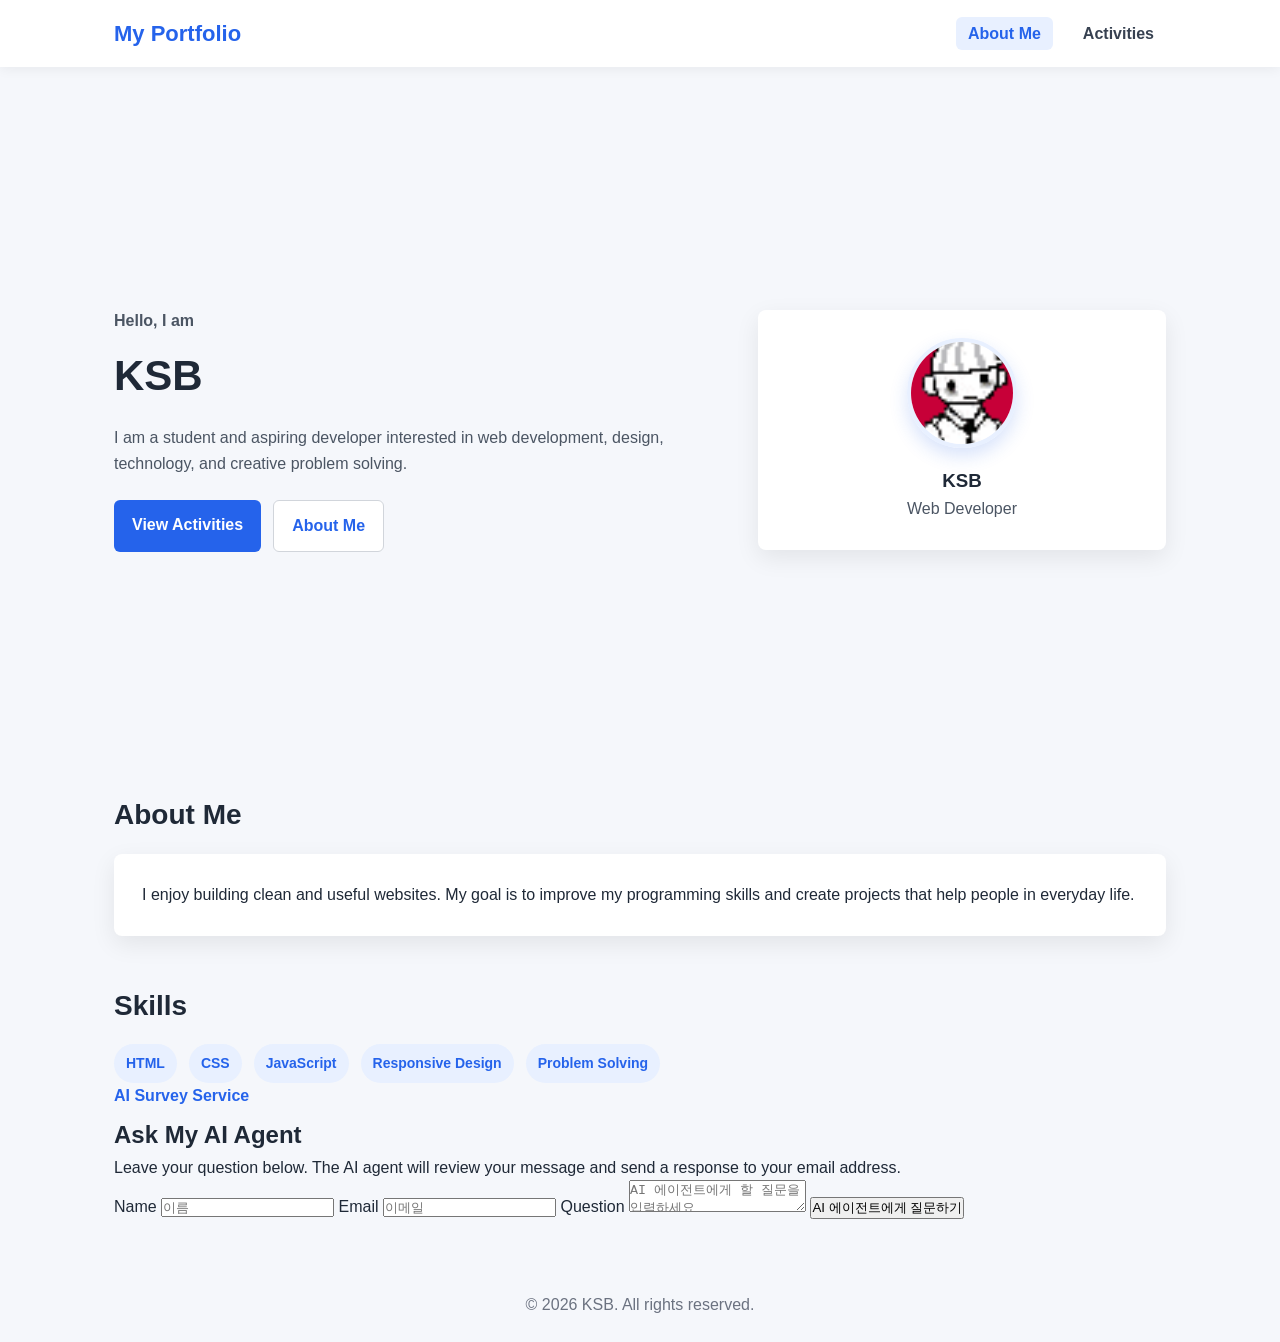
<file: index.html>
<!DOCTYPE html>
<html lang="en">
<head>
  <meta charset="UTF-8" />
  <meta name="viewport" content="width=device-width, initial-scale=1.0" />
  <title>My Portfolio</title>
  <link rel="stylesheet" href="style.css" />
</head>
<body>
  <header class="app-header">
    <nav class="navbar">
      <h1 class="logo">My Portfolio</h1>

      <button class="menu-btn" id="menuBtn" aria-label="Open navigation menu">&#9776;</button>

      <ul class="nav-links" id="navLinks">
        <li><a href="index.html" class="active">About Me</a></li>
        <li><a href="activities.html">Activities</a></li>
      </ul>
    </nav>
  </header>

  <main class="container">
    <section class="hero">
      <div class="hero-text">
        <p class="eyebrow">Hello, I am</p>
        <h2>KSB</h2>
        <p>
          I am a student and aspiring developer interested in web development,
          design, technology, and creative problem solving.
        </p>

        <div class="hero-actions">
          <a href="activities.html" class="btn primary">View Activities</a>
          <a href="#about" class="btn secondary">About Me</a>
        </div>
      </div>

      <div class="profile-card">
        <img class="profile-image" src="elsen.png" alt="Profile photo of Your Name" />
        <h3>KSB</h3>
        <p>Web Developer</p>
      </div>
    </section>

    <section class="section" id="about">
      <h2>About Me</h2>
      <div class="card">
        <p>
          I enjoy building clean and useful websites. My goal is to improve my
          programming skills and create projects that help people in everyday life.
        </p>
      </div>
    </section>

    <section class="section">
      <h2>Skills</h2>
      <div class="skills">
        <span>HTML</span>
        <span>CSS</span>
        <span>JavaScript</span>
        <span>Responsive Design</span>
        <span>Problem Solving</span>
      </div>
    </section>

        <section class="ai-service-section" id="ai-survey">
      <div class="ai-service-copy">
        <p class="eyebrow">AI Survey Service</p>
        <h2>Ask My AI Agent</h2>
        <p>
          Leave your question below. The AI agent will review your message and
          send a response to your email address.
        </p>
      </div>

      <form class="contact-form" id="contactForm">
        <label for="visitorName">Name</label>
        <input type="text" id="visitorName" placeholder="&#51060;&#47492;" required>

        <label for="visitorEmail">Email</label>
        <input type="email" id="visitorEmail" placeholder="&#51060;&#47700;&#51068;" required>

        <label for="visitorMessage">Question</label>
        <textarea id="visitorMessage" placeholder="AI &#50640;&#51060;&#51204;&#53944;&#50640;&#44172; &#54624; &#51656;&#47928;&#51012; &#51077;&#47141;&#54616;&#49464;&#50836;" required></textarea>

        <button type="submit">AI &#50640;&#51060;&#51204;&#53944;&#50640;&#44172; &#51656;&#47928;&#54616;&#44592;</button>
        <div id="responseMessage" class="response-message" aria-live="polite"></div>
      </form>
    </section>
  </main>

  <footer>
    <p>&copy; 2026 KSB. All rights reserved.</p>
  </footer>

  <script src="script.js"></script>
</body>
</html>
</file>
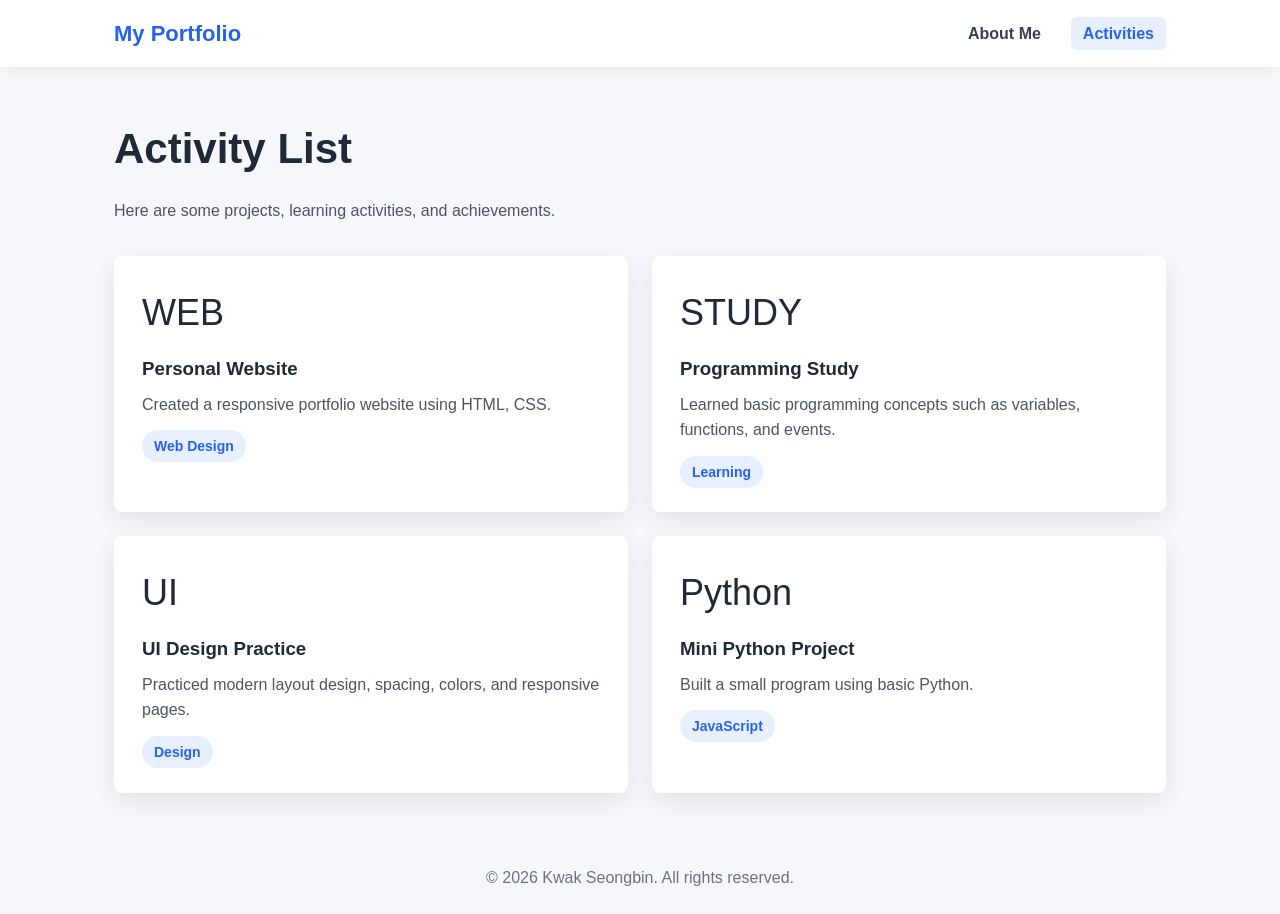
<file: activities.html>
<!DOCTYPE html>
<html lang="en">
<head>
  <meta charset="UTF-8" />
  <meta name="viewport" content="width=device-width, initial-scale=1.0" />
  <title>Activities | My Portfolio</title>
  <link rel="stylesheet" href="style.css" />
</head>
<body>
  <header class="app-header">
    <nav class="navbar">
      <h1 class="logo">My Portfolio</h1>

      <button class="menu-btn" id="menuBtn" aria-label="Open navigation menu">&#9776;</button>

      <ul class="nav-links" id="navLinks">
        <li><a href="index.html">About Me</a></li>
        <li><a href="activities.html" class="active">Activities</a></li>
      </ul>
    </nav>
  </header>

  <main class="container">
    <section class="page-title">
      <h2>Activity List</h2>
      <p>Here are some projects, learning activities, and achievements.</p>
    </section>

    <section class="activity-grid">
      <article class="activity-card">
        <div class="activity-icon">WEB</div>
        <h3>Personal Website</h3>
        <p>
          Created a responsive portfolio website using HTML, CSS.
        </p>
        <span class="tag">Web Design</span>
      </article>

      <article class="activity-card">
        <div class="activity-icon">STUDY</div>
        <h3>Programming Study</h3>
        <p>
          Learned basic programming concepts such as variables, functions, and events.
        </p>
        <span class="tag">Learning</span>
      </article>

      <article class="activity-card">
        <div class="activity-icon">UI</div>
        <h3>UI Design Practice</h3>
        <p>
          Practiced modern layout design, spacing, colors, and responsive pages.
        </p>
        <span class="tag">Design</span>
      </article>

      <article class="activity-card">
        <div class="activity-icon">Python</div>
        <h3>Mini Python Project</h3>
        <p>
          Built a small program using basic Python.
        </p>
        <span class="tag">JavaScript</span>
      </article>
    </section>
  </main>

  <footer>
    <p>&copy; 2026 Kwak Seongbin. All rights reserved.</p>
  </footer>

  <script src="script.js"></script>
</body>
</html>
</file>
<file: style.css>
* {
  box-sizing: border-box;
  margin: 0;
  padding: 0;
}

body {
  font-family: Arial, sans-serif;
  background: #f5f7fb;
  color: #1f2937;
  line-height: 1.6;
}

.app-header {
  background: #ffffff;
  box-shadow: 0 2px 12px rgba(0, 0, 0, 0.06);
  position: sticky;
  top: 0;
  z-index: 10;
}

.navbar {
  max-width: 1100px;
  margin: 0 auto;
  padding: 16px 24px;
  display: flex;
  align-items: center;
  justify-content: space-between;
}

.logo {
  font-size: 22px;
  color: #2563eb;
}

.nav-links {
  list-style: none;
  display: flex;
  gap: 18px;
}

.nav-links a {
  text-decoration: none;
  color: #374151;
  font-weight: 600;
  padding: 8px 12px;
  border-radius: 6px;
}

.nav-links a:hover,
.nav-links a.active {
  background: #e8f0ff;
  color: #2563eb;
}

.menu-btn {
  display: none;
  border: none;
  background: #2563eb;
  color: white;
  font-size: 22px;
  padding: 6px 12px;
  border-radius: 6px;
  cursor: pointer;A
}

.container {
  max-width: 1100px;
  margin: 0 auto;
  padding: 48px 24px;
}

.hero {
  display: grid;
  grid-template-columns: 1.5fr 1fr;
  gap: 32px;
  align-items: center;
  min-height: 70vh;
}

.eyebrow {
  color: #2563eb;
  font-weight: bold;
  margin-bottom: 8px;
}

.hero h2,
.page-title h2 {
  font-size: 42px;
  margin-bottom: 16px;
}

.hero p,
.page-title p {
  color: #4b5563;
  max-width: 620px;
}

.hero-actions {
  margin-top: 24px;
  display: flex;
  gap: 12px;
  flex-wrap: wrap;
}

.btn {
  display: inline-block;
  text-decoration: none;
  padding: 12px 18px;
  border-radius: 6px;
  font-weight: bold;
}

.btn.primary {
  background: #2563eb;
  color: white;
}

.btn.secondary {
  background: white;
  color: #2563eb;
  border: 1px solid #d1d5db;
}

.profile-card,
.card,
.activity-card {
  background: white;
  border-radius: 8px;
  padding: 28px;
  box-shadow: 0 8px 24px rgba(0, 0, 0, 0.08);
}

.profile-card {
  text-align: center;
}

.avatar,
.profile-image {
  width: 110px;
  height: 110px;
  margin: 0 auto 18px;
  border-radius: 50%;
}

.avatar {
  background: #2563eb;
  color: white;
  display: grid;
  place-items: center;
  font-size: 34px;
  font-weight: bold;
}

.profile-image {
  display: block;
  object-fit: cover;
  border: 4px solid #e8f0ff;
  box-shadow: 0 8px 18px rgba(37, 99, 235, 0.18);
}

.section {
  margin-top: 48px;
}

.section h2 {
  margin-bottom: 16px;
  font-size: 28px;
}

.skills {
  display: flex;
  flex-wrap: wrap;
  gap: 12px;
}

.skills span,
.tag {
  background: #e8f0ff;
  color: #2563eb;
  padding: 8px 12px;
  border-radius: 999px;
  font-weight: bold;
  font-size: 14px;
}

.page-title {
  margin-bottom: 32px;
}

.activity-grid {
  display: grid;
  grid-template-columns: repeat(2, 1fr);
  gap: 24px;
}

.activity-card {
  transition: transform 0.2s ease, box-shadow 0.2s ease;
}

.activity-card:hover {
  transform: translateY(-4px);
  box-shadow: 0 12px 28px rgba(0, 0, 0, 0.12);
}

.activity-icon {
  font-size: 36px;
  margin-bottom: 12px;
}

.activity-card h3 {
  margin-bottom: 8px;
}

.activity-card p {
  color: #4b5563;
  margin-bottom: 16px;
}

footer {
  text-align: center;
  padding: 24px;
  color: #6b7280;
}

@media (max-width: 768px) {
  .menu-btn {
    display: block;
  }

  .nav-links {
    display: none;
    position: absolute;
    top: 68px;
    right: 24px;
    background: white;
    flex-direction: column;
    width: 200px;
    padding: 16px;
    border-radius: 8px;
    box-shadow: 0 8px 24px rgba(0, 0, 0, 0.12);
  }

  .nav-links.show {
    display: flex;
  }

  .hero {
    grid-template-columns: 1fr;
    min-height: auto;
  }

  .hero h2,
  .page-title h2 {
    font-size: 34px;
  }

  .activity-grid {
    grid-template-columns: 1fr;
  }
}
</file>
